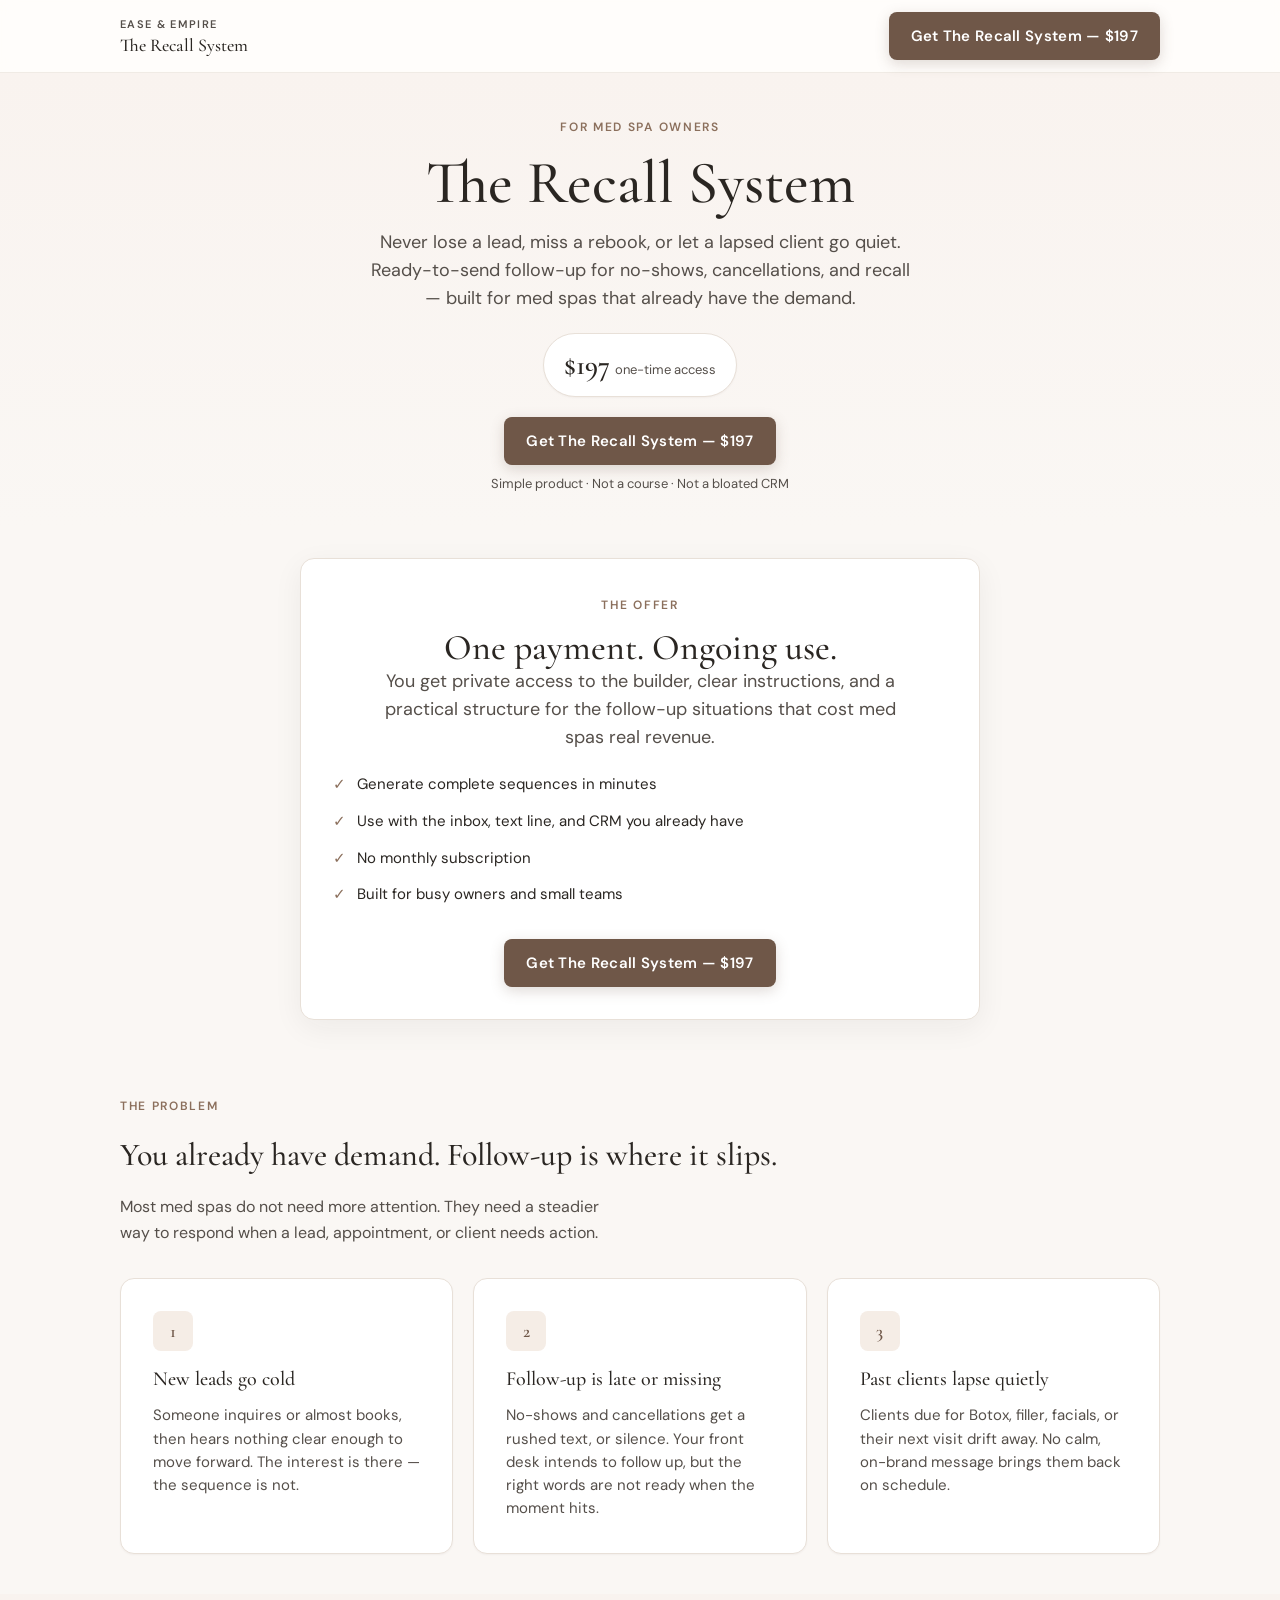
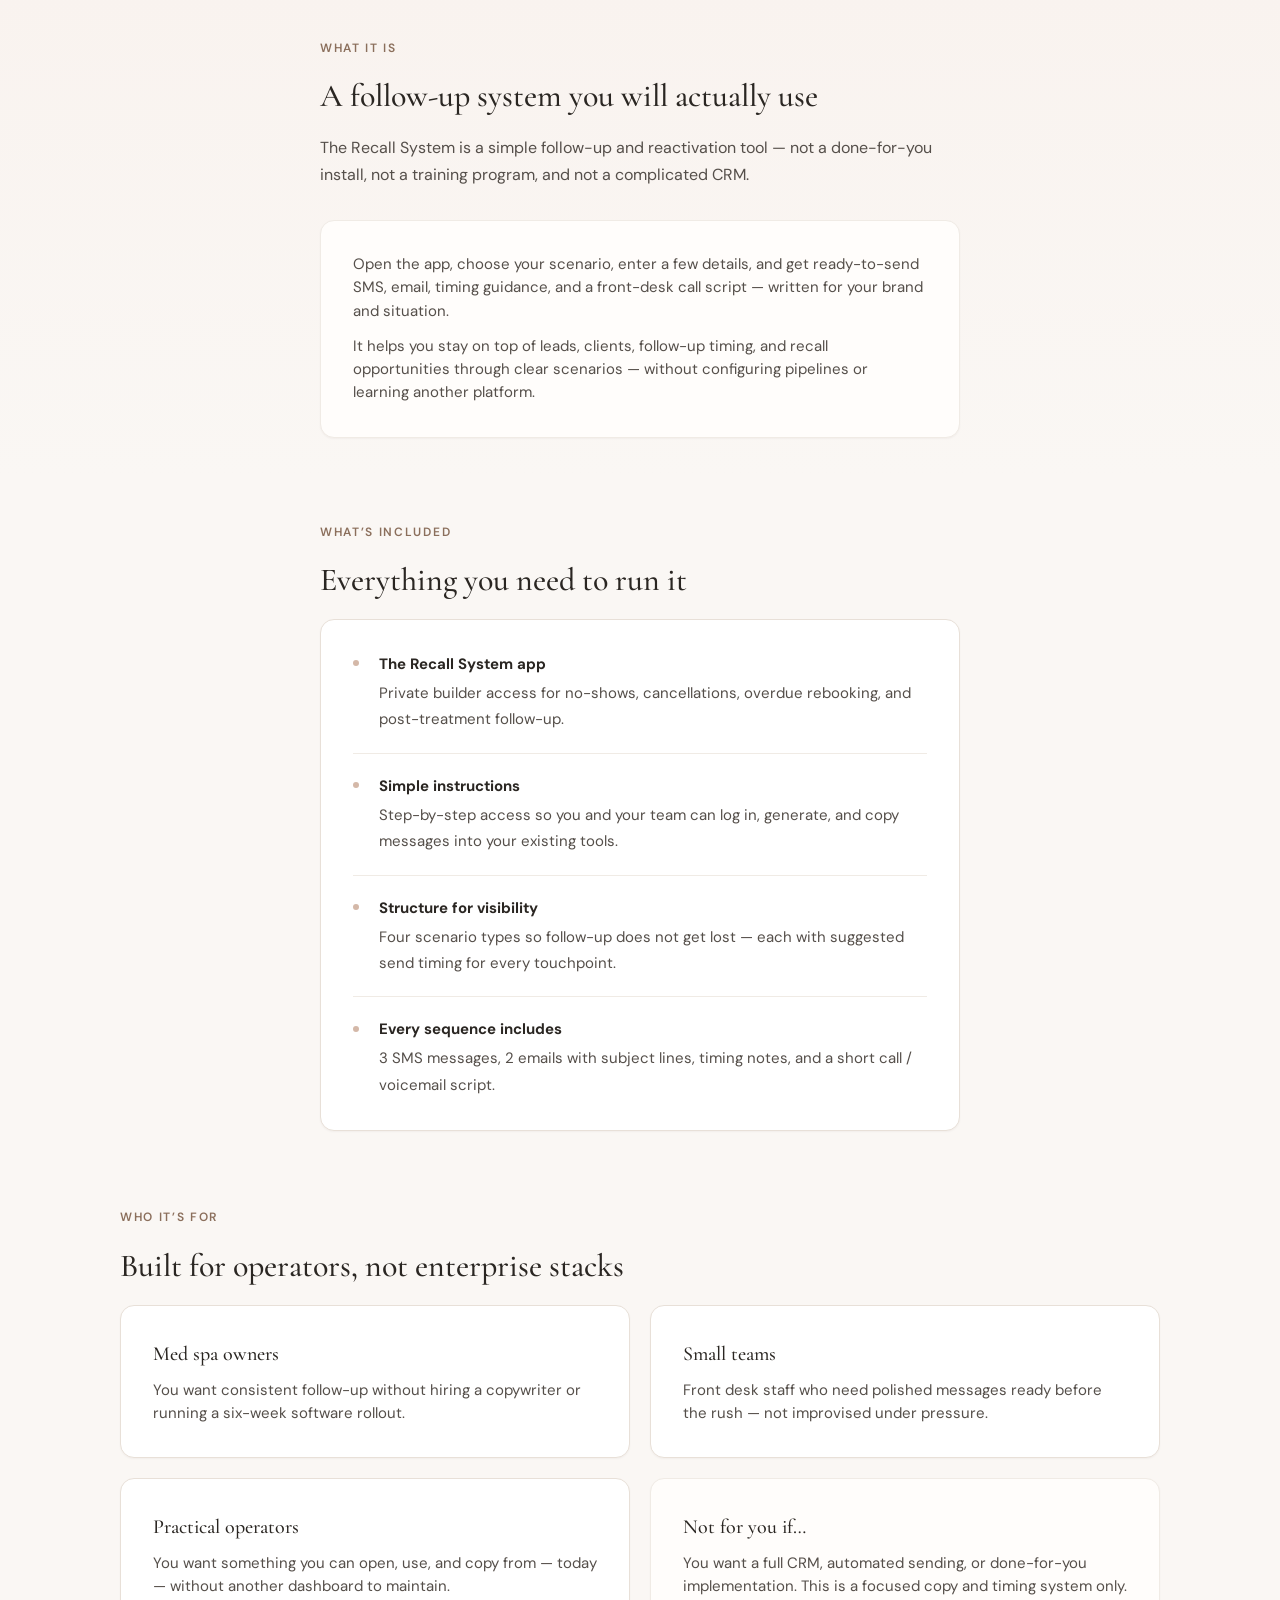
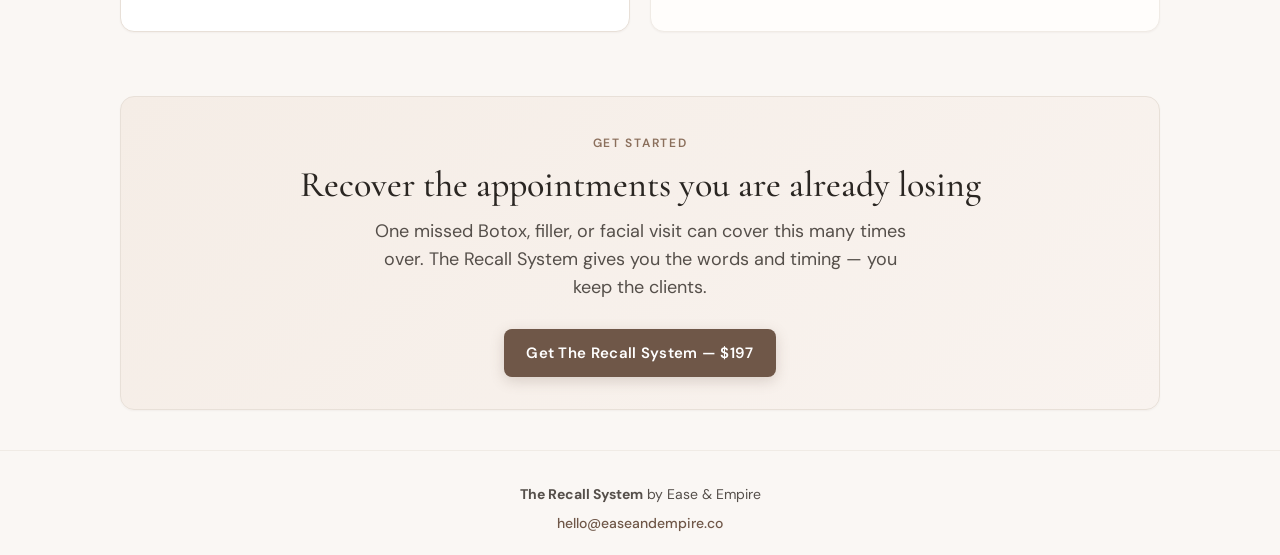
<file: index.html>
<!DOCTYPE html>
<html lang="en">
<head>
  <meta charset="UTF-8">
  <meta name="viewport" content="width=device-width, initial-scale=1.0">
  <title>The Recall System — Follow-Up for Med Spas | Ease &amp; Empire</title>
  <meta name="description" content="Never lose a lead, book more appointments, and recall lapsed clients. A simple follow-up system for med spa owners — $197 one-time.">
  <link rel="stylesheet" href="css/recall.css">
</head>
<body>
  <header class="site-header">
    <div class="site-header__inner">
      <a href="index.html" class="site-brand">
        <span class="site-brand__parent">Ease &amp; Empire</span>
        <span class="site-brand__product">The Recall System</span>
      </a>
      <a href="https://buy.stripe.com/7sY4gA5E9abnetA31n5c40f" class="btn btn--primary">Get The Recall System — $197</a>
    </div>
  </header>

  <main>
    <!-- Hero -->
    <section class="hero section--rose">
      <div class="shell hero__inner">
        <p class="eyebrow">For med spa owners</p>
        <h1 class="display display--xl">The Recall System</h1>
        <p class="lead">
          Never lose a lead, miss a rebook, or let a lapsed client go quiet. Ready-to-send follow-up for no-shows, cancellations, and recall — built for med spas that already have the demand.
        </p>
        <div class="offer-badge" aria-label="Price">
          <span class="offer-badge__price">$197</span>
          <span class="offer-badge__term">one-time access</span>
        </div>
        <div class="hero__cta">
          <a href="https://buy.stripe.com/7sY4gA5E9abnetA31n5c40f" class="btn btn--primary">Get The Recall System — $197</a>
          <p class="hero__note">Simple product · Not a course · Not a bloated CRM</p>
        </div>
      </div>
    </section>

    <!-- Offer -->
    <section class="section section--tight" id="offer" aria-labelledby="offer-heading">
      <div class="shell">
        <div class="offer-panel">
          <p class="eyebrow">The offer</p>
          <h2 id="offer-heading" class="display display--lg">One payment. Ongoing use.</h2>
          <p class="lead" style="margin-left: auto; margin-right: auto;">
            You get private access to the builder, clear instructions, and a practical structure for the follow-up situations that cost med spas real revenue.
          </p>
          <ul>
            <li>Generate complete sequences in minutes</li>
            <li>Use with the inbox, text line, and CRM you already have</li>
            <li>No monthly subscription</li>
            <li>Built for busy owners and small teams</li>
          </ul>
          <a href="https://buy.stripe.com/7sY4gA5E9abnetA31n5c40f" class="btn btn--primary offer-panel__cta">Get The Recall System — $197</a>
        </div>
      </div>
    </section>

    <!-- Problem -->
    <section class="section" aria-labelledby="problem-heading">
      <div class="shell">
        <p class="eyebrow">The problem</p>
        <h2 id="problem-heading" class="section-title">You already have demand. Follow-up is where it slips.</h2>
        <p class="section-intro">Most med spas do not need more attention. They need a steadier way to respond when a lead, appointment, or client needs action.</p>
        <div class="card-grid card-grid--3">
          <article class="card">
            <div class="card__icon">1</div>
            <h3>New leads go cold</h3>
            <p>Someone inquires or almost books, then hears nothing clear enough to move forward. The interest is there — the sequence is not.</p>
          </article>
          <article class="card">
            <div class="card__icon">2</div>
            <h3>Follow-up is late or missing</h3>
            <p>No-shows and cancellations get a rushed text, or silence. Your front desk intends to follow up, but the right words are not ready when the moment hits.</p>
          </article>
          <article class="card">
            <div class="card__icon">3</div>
            <h3>Past clients lapse quietly</h3>
            <p>Clients due for Botox, filler, facials, or their next visit drift away. No calm, on-brand message brings them back on schedule.</p>
          </article>
        </div>
      </div>
    </section>

    <!-- What it is -->
    <section class="section section--rose" aria-labelledby="what-heading">
      <div class="shell" style="max-width: var(--content-narrow);">
        <p class="eyebrow">What it is</p>
        <h2 id="what-heading" class="section-title">A follow-up system you will actually use</h2>
        <p class="section-intro" style="max-width: none;">
          The Recall System is a simple follow-up and reactivation tool — not a done-for-you install, not a training program, and not a complicated CRM.
        </p>
        <div class="card card--soft">
          <p class="card__text">Open the app, choose your scenario, enter a few details, and get ready-to-send SMS, email, timing guidance, and a front-desk call script — written for your brand and situation.</p>
          <p class="card__text card__text--muted">It helps you stay on top of leads, clients, follow-up timing, and recall opportunities through clear scenarios — without configuring pipelines or learning another platform.</p>
        </div>
      </div>
    </section>

    <!-- What's included -->
    <section class="section" aria-labelledby="included-heading">
      <div class="shell" style="max-width: var(--content-narrow);">
        <p class="eyebrow">What’s included</p>
        <h2 id="included-heading" class="section-title">Everything you need to run it</h2>
        <div class="card">
          <div class="included-item">
            <span class="included-item__marker" aria-hidden="true"></span>
            <div>
              <strong>The Recall System app</strong>
              <span>Private builder access for no-shows, cancellations, overdue rebooking, and post-treatment follow-up.</span>
            </div>
          </div>
          <div class="included-item">
            <span class="included-item__marker" aria-hidden="true"></span>
            <div>
              <strong>Simple instructions</strong>
              <span>Step-by-step access so you and your team can log in, generate, and copy messages into your existing tools.</span>
            </div>
          </div>
          <div class="included-item">
            <span class="included-item__marker" aria-hidden="true"></span>
            <div>
              <strong>Structure for visibility</strong>
              <span>Four scenario types so follow-up does not get lost — each with suggested send timing for every touchpoint.</span>
            </div>
          </div>
          <div class="included-item">
            <span class="included-item__marker" aria-hidden="true"></span>
            <div>
              <strong>Every sequence includes</strong>
              <span>3 SMS messages, 2 emails with subject lines, timing notes, and a short call / voicemail script.</span>
            </div>
          </div>
        </div>
      </div>
    </section>

    <!-- Who it's for -->
    <section class="section section--tight" aria-labelledby="who-heading">
      <div class="shell">
        <p class="eyebrow">Who it’s for</p>
        <h2 id="who-heading" class="section-title">Built for operators, not enterprise stacks</h2>
        <div class="card-grid card-grid--2">
          <article class="card">
            <h3>Med spa owners</h3>
            <p>You want consistent follow-up without hiring a copywriter or running a six-week software rollout.</p>
          </article>
          <article class="card">
            <h3>Small teams</h3>
            <p>Front desk staff who need polished messages ready before the rush — not improvised under pressure.</p>
          </article>
          <article class="card">
            <h3>Practical operators</h3>
            <p>You want something you can open, use, and copy from — today — without another dashboard to maintain.</p>
          </article>
          <article class="card card--soft">
            <h3>Not for you if…</h3>
            <p>You want a full CRM, automated sending, or done-for-you implementation. This is a focused copy and timing system only.</p>
          </article>
        </div>
      </div>
    </section>

    <!-- CTA -->
    <section class="section section--cta" aria-labelledby="cta-heading">
      <div class="shell">
        <div class="cta-panel">
          <p class="eyebrow">Get started</p>
          <h2 id="cta-heading" class="display display--lg">Recover the appointments you are already losing</h2>
          <p class="lead">
            One missed Botox, filler, or facial visit can cover this many times over. The Recall System gives you the words and timing — you keep the clients.
          </p>
          <a href="https://buy.stripe.com/7sY4gA5E9abnetA31n5c40f" class="btn btn--primary">Get The Recall System — $197</a>
        </div>
      </div>
    </section>
  </main>

  <footer class="site-footer">
    <div class="shell">
      <p><strong>The Recall System</strong> by Ease &amp; Empire</p>
      <p><a href="mailto:hello@easeandempire.co">hello@easeandempire.co</a></p>
    </div>
  </footer>
</body>
</html>
</file>
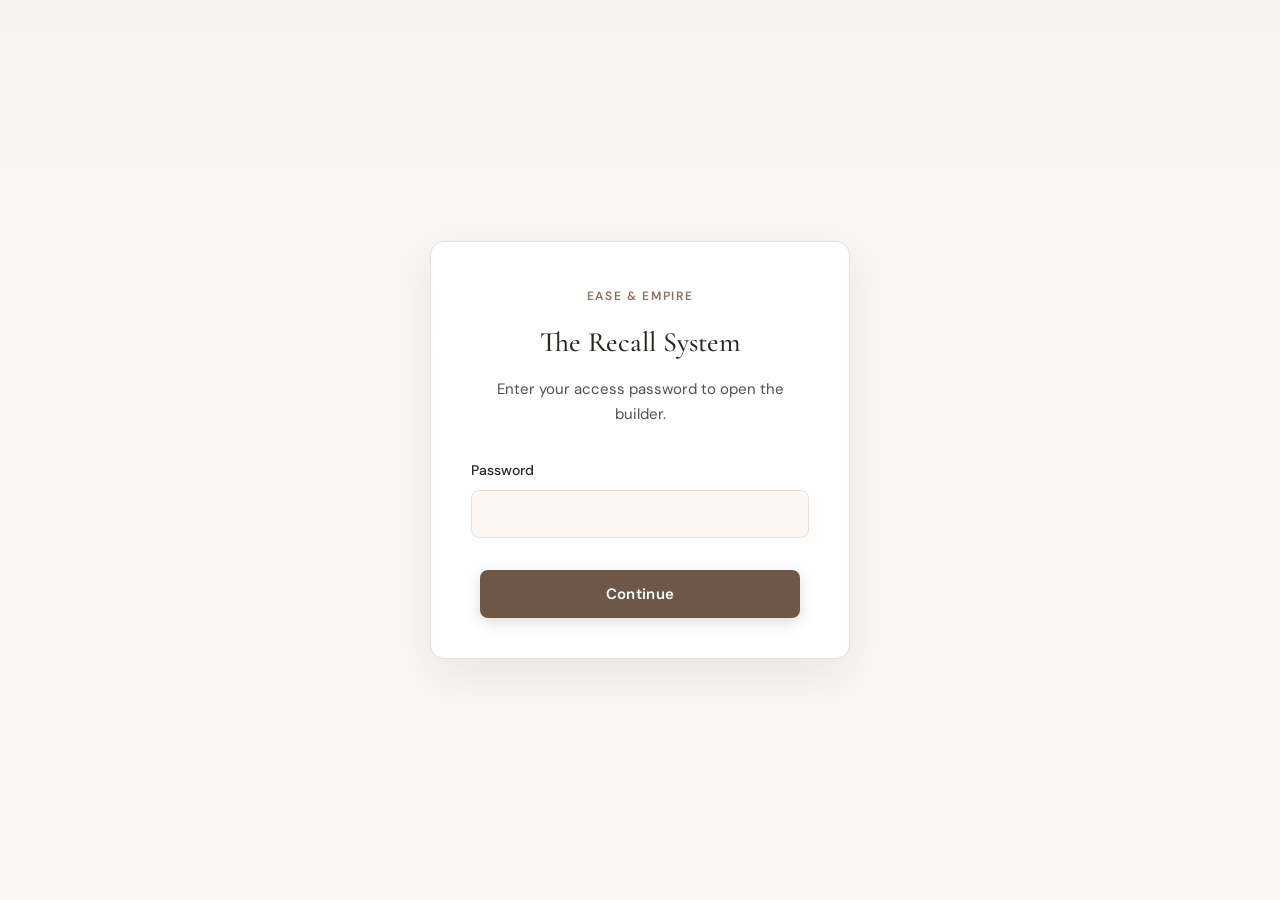
<file: app.html>
<!DOCTYPE html>
<html lang="en">
<head>
  <meta charset="UTF-8">
  <meta name="viewport" content="width=device-width, initial-scale=1.0">
  <title>The Recall System — Follow-Up Builder</title>
  <link rel="stylesheet" href="css/recall.css">
  <link rel="stylesheet" href="css/app.css">
  <script>function initApollo(){var n=Math.random().toString(36).substring(7),o=document.createElement("script");
  o.src="https://assets.apollo.io/micro/website-tracker/tracker.iife.js?nocache="+n,o.async=!0,o.defer=!0,
  o.onload=function(){window.trackingFunctions.onLoad({appId:"69ba0bde38507c001943f4fc"})},
  document.head.appendChild(o)}initApollo();</script>
</head>
<body>
  <div id="access-gate" class="access-gate">
    <div class="access-gate__card">
      <p class="eyebrow">Ease &amp; Empire</p>
      <h1 class="access-gate__title">The Recall System</h1>
      <p class="access-gate__helper">Enter your access password to open the builder.</p>
      <form id="access-form" novalidate>
        <div class="field">
          <label for="access-password">Password</label>
          <input
            type="password"
            id="access-password"
            name="access-password"
            required
            autocomplete="current-password"
          >
          <span class="field-error" id="access-error" role="alert"></span>
        </div>
        <div class="form-actions">
          <button type="submit" class="btn btn--primary">Continue</button>
        </div>
      </form>
    </div>
  </div>

  <div id="app-content" class="hidden">
    <header class="site-header app-header-bar">
      <div class="site-header__inner" style="justify-content: center;">
        <a href="index.html" class="site-brand">
          <span class="site-brand__parent">Ease &amp; Empire</span>
          <span class="site-brand__product">The Recall System</span>
        </a>
        <button type="button" class="access-logout hidden" id="logout-btn" style="position: absolute; right: 1.25rem;">Log out</button>
      </div>
    </header>

    <main class="app-page">
      <header class="app-hero">
        <p class="eyebrow">Follow-up builder</p>
        <h1>Recover missed appointments with the exact follow-up to send</h1>
        <p class="app-hero__sub">
          Get ready-to-send SMS and email copy, send timing, and a front-desk call script — without guessing what to say.
        </p>
      </header>

      <section class="form-section" aria-labelledby="form-heading">
        <h2 id="form-heading" class="visually-hidden">Generate follow-up messages</h2>
        <form id="generator-form" novalidate>
          <div class="form-grid">
            <div class="field">
              <label for="scenario">Scenario</label>
              <select id="scenario" name="scenario" required>
                <option value="">Select scenario</option>
                <option value="no-show">No-show</option>
                <option value="same-day-cancellation">Same-day cancellation</option>
                <option value="overdue-rebooking">Overdue rebooking</option>
                <option value="post-treatment">Post-treatment follow-up</option>
              </select>
              <span class="field-error" id="error-scenario" role="alert"></span>
            </div>

            <div class="field">
              <label for="treatmentType">Treatment type</label>
              <input
                type="text"
                id="treatmentType"
                name="treatmentType"
                required
                placeholder="Botox, filler, facial, laser, consultation, membership appointment"
                autocomplete="off"
              >
              <span class="field-error" id="error-treatmentType" role="alert"></span>
            </div>

            <div class="field">
              <label for="timeSinceEvent">Time since event</label>
              <select id="timeSinceEvent" name="timeSinceEvent" required>
                <option value="">Select timing</option>
                <option value="2 hours">2 hours</option>
                <option value="1 day">1 day</option>
                <option value="3 days">3 days</option>
                <option value="2 weeks">2 weeks</option>
                <option value="6 weeks">6 weeks</option>
              </select>
              <span class="field-error" id="error-timeSinceEvent" role="alert"></span>
            </div>

            <div class="field field--half">
              <label for="offerStyle">Offer style</label>
              <select id="offerStyle" name="offerStyle" required>
                <option value="">Select offer style</option>
                <option value="none">None</option>
                <option value="gentle-reminder">Gentle reminder</option>
                <option value="limited-time">Limited-time incentive</option>
                <option value="membership">Membership nudge</option>
              </select>
              <span class="field-error" id="error-offerStyle" role="alert"></span>
            </div>

            <div class="field field--half">
              <label for="tone">Tone</label>
              <select id="tone" name="tone" required>
                <option value="">Select tone</option>
                <option value="luxe">Luxe</option>
                <option value="warm">Warm</option>
                <option value="clinical">Clinical</option>
                <option value="direct">Direct</option>
              </select>
              <span class="field-error" id="error-tone" role="alert"></span>
            </div>

            <div class="field">
              <label for="brandName">Business / brand name</label>
              <input
                type="text"
                id="brandName"
                name="brandName"
                required
                placeholder="Your medspa name"
                autocomplete="organization"
              >
              <span class="field-error" id="error-brandName" role="alert"></span>
            </div>

            <div class="field">
              <label for="additionalContext">Additional context <span class="label-optional">(optional)</span></label>
              <textarea
                id="additionalContext"
                name="additionalContext"
                rows="3"
                placeholder="Anything else to consider? Ex: first-time client, VIP client, seasonal promo, premium brand tone"
              ></textarea>
            </div>
          </div>

          <div class="form-actions">
            <button type="submit" class="btn btn--primary" id="generate-btn">
              Generate follow-up messages
            </button>
            <p class="form-hint" id="form-hint">Fill in the details above to generate your follow-up sequence.</p>
          </div>

          <div class="form-banner form-banner--error hidden" id="form-banner-error" role="alert"></div>
        </form>
      </section>

      <section
        class="results-section hidden"
        id="results-section"
        aria-live="polite"
        aria-labelledby="results-heading"
      >
        <div class="results-header">
          <h2 id="results-heading">Your follow-up sequence</h2>
          <p class="results-meta" id="results-meta"></p>
          <button type="button" class="btn btn--secondary" id="reset-btn">Start over</button>
        </div>

        <div class="results-block" id="timing-block">
          <h3>Suggested timing</h3>
          <ul class="timing-list" id="timing-list"></ul>
        </div>

        <div class="results-block" id="sms-block">
          <h3>SMS sequence</h3>
          <div class="output-cards" id="sms-cards"></div>
        </div>

        <div class="results-block" id="email-block">
          <h3>Email sequence</h3>
          <div class="output-cards" id="email-cards"></div>
        </div>

        <div class="results-block" id="call-block">
          <h3>Call / voicemail script</h3>
          <div class="output-card" id="call-card"></div>
        </div>
      </section>
    </main>
  </div>

  <script type="module" src="js/gate.js"></script>
</body>
</html>
</file>
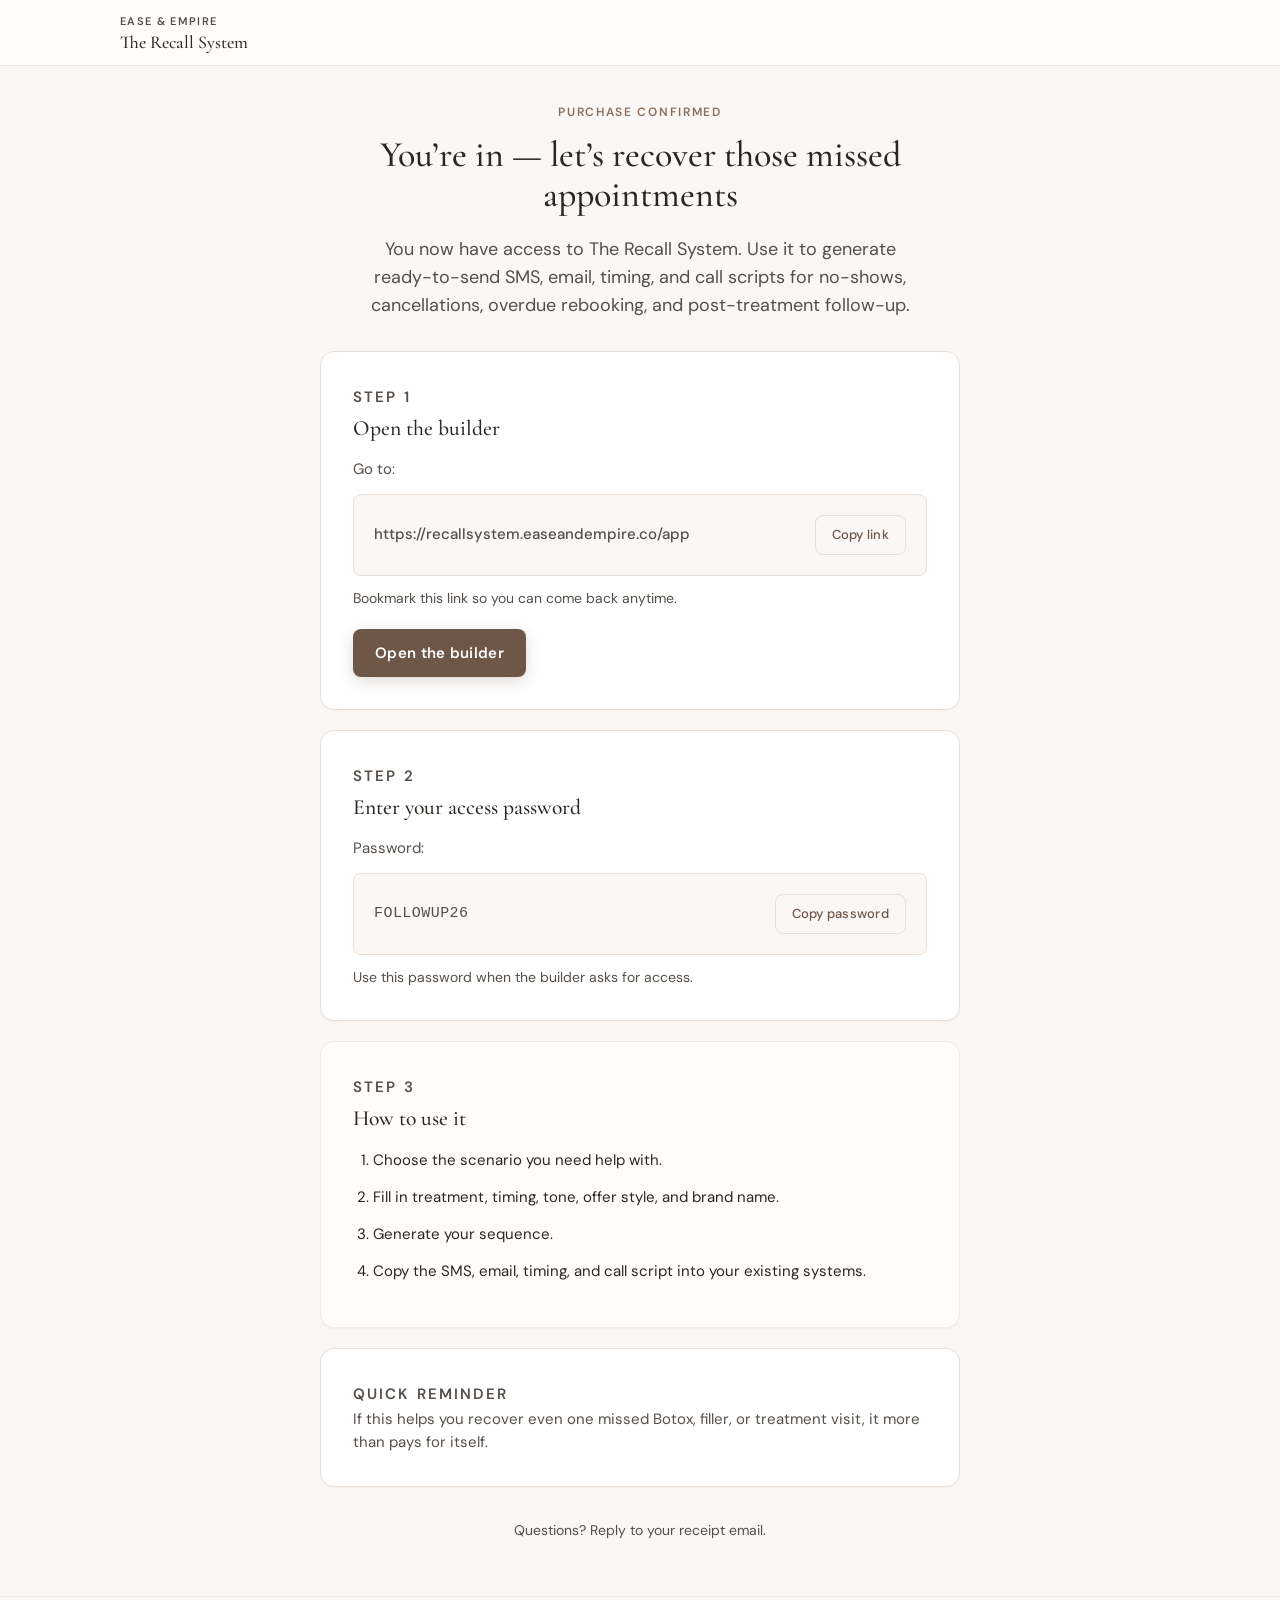
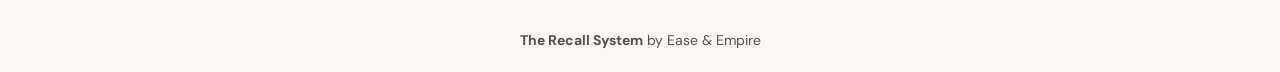
<file: thank-you.html>
<!DOCTYPE html>
<html lang="en">
<head>
  <meta charset="UTF-8">
  <meta name="viewport" content="width=device-width, initial-scale=1.0">
  <title>Your Access — The Recall System</title>
  <link rel="stylesheet" href="css/recall.css">
</head>
<body>
  <header class="site-header">
    <div class="site-header__inner">
      <a href="index.html" class="site-brand">
        <span class="site-brand__parent">Ease &amp; Empire</span>
        <span class="site-brand__product">The Recall System</span>
      </a>
    </div>
  </header>

  <main class="page-narrow">
    <header class="thank-hero">
      <p class="eyebrow">Purchase confirmed</p>
      <h1 class="display display--lg">You’re in — let’s recover those missed appointments</h1>
      <p class="lead" style="margin: var(--space-md) auto 0;">
        You now have access to The Recall System. Use it to generate ready-to-send SMS, email, timing, and call scripts for no-shows, cancellations, overdue rebooking, and post-treatment follow-up.
      </p>
    </header>

    <section class="card" style="margin-bottom: var(--space-md);" aria-labelledby="open-heading">
      <p class="eyebrow" id="open-heading">Step 1</p>
      <h2 class="section-title" style="font-size: 1.35rem;">Open the builder</h2>
      <p style="margin: 0 0 var(--space-sm); font-size: 0.9375rem;">Go to:</p>
      <div class="copy-row">
        <p class="copy-row__value" id="builder-url-display"></p>
        <button type="button" class="btn btn--ghost" id="copy-url-btn">Copy link</button>
      </div>
      <p style="margin: var(--space-sm) 0 0; font-size: 0.875rem; color: var(--text-muted);">Bookmark this link so you can come back anytime.</p>
      <p style="margin-top: var(--space-md);">
        <a href="https://recallsystem.easeandempire.co/app" id="builder-link" class="btn btn--primary">Open the builder</a>
      </p>
    </section>

    <section class="card" style="margin-bottom: var(--space-md);" aria-labelledby="password-heading">
      <p class="eyebrow" id="password-heading">Step 2</p>
      <h2 class="section-title" style="font-size: 1.35rem;">Enter your access password</h2>
      <p style="margin: 0 0 var(--space-sm); font-size: 0.9375rem;">Password:</p>
      <div class="copy-row">
        <p class="copy-row__value copy-row__value--mono" id="password-display"></p>
        <button type="button" class="btn btn--ghost" id="copy-password-btn">Copy password</button>
      </div>
      <p style="margin: var(--space-sm) 0 0; font-size: 0.875rem; color: var(--text-muted);">Use this password when the builder asks for access.</p>
    </section>

    <section class="card card--soft" style="margin-bottom: var(--space-md);" aria-labelledby="steps-heading">
      <p class="eyebrow" id="steps-heading">Step 3</p>
      <h2 class="section-title" style="font-size: 1.35rem;">How to use it</h2>
      <ol class="steps">
        <li>Choose the scenario you need help with.</li>
        <li>Fill in treatment, timing, tone, offer style, and brand name.</li>
        <li>Generate your sequence.</li>
        <li>Copy the SMS, email, timing, and call script into your existing systems.</li>
      </ol>
    </section>

    <section class="card" style="margin-bottom: var(--space-lg);">
      <p class="eyebrow">Quick reminder</p>
      <p style="margin: 0; font-size: 0.9375rem; color: var(--text-muted);">
        If this helps you recover even one missed Botox, filler, or treatment visit, it more than pays for itself.
      </p>
    </section>

    <p style="text-align: center; font-size: 0.875rem; color: var(--text-muted);">
      Questions? Reply to your receipt email.
    </p>
  </main>

  <footer class="site-footer">
    <div class="shell">
      <p><strong>The Recall System</strong> by Ease &amp; Empire</p>
    </div>
  </footer>

  <script src="js/thank-you.js"></script>
</body>
</html>
</file>
<file: css/recall.css>
/* The Recall System — Ease & Empire brand */

@import url("https://fonts.googleapis.com/css2?family=Cormorant+Garamond:ital,wght@0,400;0,500;0,600&family=DM+Sans:opsz,wght@9..40,400;500;600&display=swap");

:root {
  --bg: #faf7f4;
  --bg-elevated: #fffdfb;
  --surface: #ffffff;
  --text: #2a2622;
  --text-muted: #554f4a;
  --border: #e8e0d8;
  --border-soft: #f0ebe5;
  --accent: #8b6f5c;
  --accent-deep: #6f5748;
  --accent-soft: #f5ede6;
  --blush: #d4b8a8;
  --rose-tint: #f9f3ef;
  --error: #9b3b3b;
  --error-bg: #fdf5f5;
  --success: #3d6b4f;
  --font-serif: "Cormorant Garamond", Georgia, ui-serif, serif;
  --font-sans: "DM Sans", system-ui, sans-serif;
  --radius: 14px;
  --radius-sm: 8px;
  --radius-pill: 100px;
  --shadow-sm: 0 1px 2px rgba(42, 38, 34, 0.04);
  --shadow-md: 0 8px 30px rgba(42, 38, 34, 0.06);
  --shadow-lg: 0 20px 50px rgba(42, 38, 34, 0.08);
  --max-width: 1080px;
  --content-narrow: 680px;
  --space-xs: 0.5rem;
  --space-sm: 0.75rem;
  --space-md: 1.25rem;
  --space-lg: 2rem;
  --space-xl: 2.5rem;
  --space-2xl: 3.5rem;
  --btn-shadow: 0 4px 14px rgba(111, 87, 72, 0.22);
  --btn-shadow-hover: 0 6px 18px rgba(111, 87, 72, 0.28);
}

*,
*::before,
*::after {
  box-sizing: border-box;
}

html {
  -webkit-text-size-adjust: 100%;
  scroll-behavior: smooth;
}

body {
  margin: 0;
  font-family: var(--font-sans);
  font-size: 1rem;
  line-height: 1.65;
  color: var(--text);
  background: var(--bg);
  -webkit-font-smoothing: antialiased;
}

img {
  max-width: 100%;
  height: auto;
}

a {
  color: var(--accent-deep);
}

/* Layout */
.shell {
  max-width: var(--max-width);
  margin: 0 auto;
  padding: 0 var(--space-md);
}

.section {
  padding: var(--space-xl) 0;
}

.section--tight {
  padding: var(--space-lg) 0;
}

.section--cta {
  padding: var(--space-lg) 0 var(--space-xl);
}

.section--rose {
  background: linear-gradient(180deg, var(--rose-tint) 0%, var(--bg) 100%);
}

/* Header */
.site-header {
  padding: var(--space-sm) 0;
  border-bottom: 1px solid var(--border-soft);
  background: rgba(255, 253, 251, 0.92);
  backdrop-filter: blur(8px);
  position: sticky;
  top: 0;
  z-index: 100;
}

.site-header__inner {
  max-width: var(--max-width);
  margin: 0 auto;
  padding: 0 var(--space-md);
  display: flex;
  align-items: center;
  justify-content: space-between;
  gap: var(--space-md);
}

.site-brand {
  display: flex;
  flex-direction: column;
  gap: 0.1rem;
  text-decoration: none;
  color: inherit;
}

.site-brand__parent {
  font-size: 0.6875rem;
  font-weight: 600;
  letter-spacing: 0.12em;
  text-transform: uppercase;
  color: var(--text-muted);
}

.site-brand__product {
  font-family: var(--font-serif);
  font-size: 1.125rem;
  font-weight: 500;
  color: var(--text);
  line-height: 1.2;
}

/* Typography */
.eyebrow {
  display: inline-block;
  font-size: 0.75rem;
  font-weight: 600;
  letter-spacing: 0.14em;
  text-transform: uppercase;
  color: var(--accent);
  margin: 0 0 var(--space-sm);
}

.display {
  font-family: var(--font-serif);
  font-weight: 500;
  line-height: 1.12;
  color: var(--text);
  margin: 0;
}

.display--xl {
  font-size: clamp(2.5rem, 6vw, 3.75rem);
}

.display--lg {
  font-size: clamp(1.75rem, 4vw, 2.25rem);
}

.lead {
  font-size: clamp(1.0625rem, 2vw, 1.125rem);
  line-height: 1.55;
  color: var(--text-muted);
  margin: 0;
  max-width: 34rem;
}

.section-title {
  font-family: var(--font-serif);
  font-size: clamp(1.5rem, 3vw, 2rem);
  font-weight: 500;
  margin: 0 0 var(--space-sm);
  color: var(--text);
}

.section-intro {
  font-size: 1rem;
  color: var(--text-muted);
  margin: 0 0 var(--space-lg);
  max-width: 32rem;
}

/* Buttons — one primary size sitewide */
.btn {
  display: inline-flex;
  align-items: center;
  justify-content: center;
  gap: 0.5rem;
  min-height: 48px;
  padding: 0.75rem 1.375rem;
  font-family: var(--font-sans);
  font-size: 0.9375rem;
  font-weight: 600;
  letter-spacing: 0.02em;
  line-height: 1.2;
  text-decoration: none;
  border: none;
  border-radius: var(--radius-sm);
  cursor: pointer;
  transition: transform 0.15s, box-shadow 0.15s, background 0.15s;
  white-space: nowrap;
}

.btn:focus-visible {
  outline: 2px solid var(--accent);
  outline-offset: 3px;
}

.btn--primary {
  background: var(--accent-deep);
  color: #fff;
  box-shadow: var(--btn-shadow);
}

.btn--primary:hover {
  background: #5c483c;
  transform: translateY(-1px);
  box-shadow: var(--btn-shadow-hover);
}

.btn--secondary {
  background: var(--surface);
  color: var(--text);
  border: 1px solid var(--border);
}

.btn--secondary:hover {
  background: var(--accent-soft);
  border-color: var(--blush);
}

.btn--ghost {
  background: transparent;
  color: var(--accent-deep);
  border: 1px solid var(--border);
  min-height: 40px;
  padding: 0.5rem 1rem;
  font-size: 0.8125rem;
  font-weight: 500;
}

.btn--ghost:hover {
  background: var(--accent-soft);
}

.btn--ghost.is-copied,
.btn--ghost.copied {
  color: var(--success);
  border-color: #b8d4c4;
  background: #f4faf6;
}

/* Cards */
.card {
  background: var(--surface);
  border: 1px solid var(--border);
  border-radius: var(--radius);
  padding: var(--space-lg);
  box-shadow: var(--shadow-sm);
}

.card--soft {
  background: var(--bg-elevated);
  border-color: var(--border-soft);
}

.card-grid {
  display: grid;
  gap: var(--space-md);
}

@media (min-width: 720px) {
  .card-grid--2 {
    grid-template-columns: repeat(2, 1fr);
  }

  .card-grid--3 {
    grid-template-columns: repeat(3, 1fr);
  }
}

.card__icon {
  width: 2.5rem;
  height: 2.5rem;
  border-radius: var(--radius-sm);
  background: var(--accent-soft);
  color: var(--accent-deep);
  display: flex;
  align-items: center;
  justify-content: center;
  font-family: var(--font-serif);
  font-size: 1.125rem;
  font-weight: 600;
  margin-bottom: var(--space-sm);
}

.card h3 {
  font-family: var(--font-serif);
  font-size: 1.25rem;
  font-weight: 500;
  margin: 0 0 var(--space-xs);
}

.card p,
.card__text {
  margin: 0;
  font-size: 0.9375rem;
  color: var(--text-muted);
  line-height: 1.55;
}

.card__text {
  color: var(--text);
}

.card__text--muted {
  color: var(--text-muted);
  margin-top: var(--space-sm);
}

.card__text + .card__text--muted {
  margin-top: var(--space-sm);
}

/* Hero */
.hero {
  padding: var(--space-xl) 0 var(--space-lg);
  text-align: center;
}

.hero__inner {
  max-width: 44rem;
  margin: 0 auto;
}

.hero .lead {
  margin: var(--space-sm) auto 0;
}

.hero__cta {
  margin-top: var(--space-md);
  display: flex;
  flex-direction: column;
  align-items: center;
  gap: 0.5rem;
}

.hero__note {
  font-size: 0.8125rem;
  color: var(--text-muted);
  margin: 0;
}

/* Offer badge */
.offer-badge {
  display: inline-flex;
  align-items: baseline;
  gap: 0.35rem;
  margin: var(--space-md) 0 0;
  padding: 0.5rem 1.25rem;
  background: var(--surface);
  border: 1px solid var(--border);
  border-radius: var(--radius-pill);
  box-shadow: var(--shadow-sm);
}

.offer-badge__price {
  font-family: var(--font-serif);
  font-size: 1.75rem;
  font-weight: 600;
  color: var(--text);
}

.offer-badge__term {
  font-size: 0.8125rem;
  color: var(--text-muted);
}

/* Offer section */
.offer-panel {
  max-width: var(--content-narrow);
  margin: 0 auto;
  text-align: center;
  padding: var(--space-lg);
  background: var(--surface);
  border: 1px solid var(--border);
  border-radius: var(--radius);
  box-shadow: var(--shadow-md);
}

.offer-panel ul {
  list-style: none;
  margin: var(--space-md) 0 0;
  padding: 0;
  text-align: left;
}

.offer-panel li {
  position: relative;
  padding-left: 1.5rem;
  margin-bottom: var(--space-sm);
  font-size: 0.9375rem;
  color: var(--text);
}

.offer-panel li::before {
  content: "✓";
  position: absolute;
  left: 0;
  color: var(--accent);
  font-weight: 600;
}

.offer-panel__cta {
  margin-top: var(--space-md);
}

/* Included list */
.included-item {
  display: flex;
  gap: var(--space-md);
  padding: var(--space-md) 0;
  border-bottom: 1px solid var(--border-soft);
}

.included-item:last-child {
  border-bottom: none;
  padding-bottom: 0;
}

.included-item:first-child {
  padding-top: 0;
}

.included-item__marker {
  flex-shrink: 0;
  width: 6px;
  height: 6px;
  margin-top: 0.55em;
  border-radius: 50%;
  background: var(--blush);
}

.included-item strong {
  display: block;
  font-size: 0.9375rem;
  margin-bottom: 0.2rem;
}

.included-item span {
  font-size: 0.9375rem;
  color: var(--text-muted);
  line-height: 1.55;
}

/* CTA block */
.cta-panel {
  text-align: center;
  padding: var(--space-lg) var(--space-md);
  background: linear-gradient(135deg, var(--accent-soft) 0%, var(--rose-tint) 100%);
  border: 1px solid var(--border);
  border-radius: var(--radius);
  box-shadow: var(--shadow-sm);
}

.cta-panel .lead {
  margin: var(--space-sm) auto var(--space-md);
}

.cta-panel .btn--primary {
  margin-top: var(--space-xs);
}

/* Thank-you */
.page-narrow {
  max-width: var(--content-narrow);
  margin: 0 auto;
  padding: var(--space-lg) var(--space-md) var(--space-xl);
}

.thank-hero {
  text-align: center;
  margin-bottom: var(--space-lg);
}

.copy-row {
  display: flex;
  flex-wrap: wrap;
  align-items: center;
  gap: var(--space-sm);
  padding: var(--space-md);
  background: var(--bg);
  border: 1px solid var(--border);
  border-radius: var(--radius-sm);
  margin: var(--space-sm) 0;
}

.copy-row__value {
  flex: 1;
  min-width: 0;
  margin: 0;
  font-size: 0.9375rem;
  font-weight: 500;
  word-break: break-all;
}

.copy-row__value--mono {
  font-family: ui-monospace, Menlo, monospace;
  letter-spacing: 0.03em;
}

.steps {
  margin: 0;
  padding-left: 1.25rem;
}

.steps li {
  margin-bottom: var(--space-sm);
  font-size: 0.9375rem;
  color: var(--text);
}

/* Footer */
.site-footer {
  padding: var(--space-lg) 0 var(--space-md);
  border-top: 1px solid var(--border-soft);
  text-align: center;
  font-size: 0.875rem;
  color: var(--text-muted);
}

.site-footer p {
  margin: 0 0 0.35rem;
}

.site-footer p:last-child {
  margin-bottom: 0;
}

.site-footer a {
  color: var(--accent-deep);
  font-weight: 500;
  text-decoration: none;
}

.site-footer a:hover {
  text-decoration: underline;
}

.hidden {
  display: none !important;
}

@media (max-width: 520px) {
  .site-header__inner {
    flex-wrap: wrap;
  }

  .site-header .btn--primary {
    width: 100%;
    white-space: normal;
    text-align: center;
  }
}

.visually-hidden {
  position: absolute;
  width: 1px;
  height: 1px;
  padding: 0;
  margin: -1px;
  overflow: hidden;
  clip: rect(0, 0, 0, 0);
  white-space: nowrap;
  border: 0;
}
</file>
<file: css/app.css>
/* The Recall System — builder app */

.app-page {
  max-width: 720px;
  margin: 0 auto;
  padding: var(--space-lg) var(--space-md) var(--space-xl);
}

.app-hero {
  position: relative;
  text-align: center;
  margin-bottom: var(--space-xl);
  max-width: 36rem;
  margin-left: auto;
  margin-right: auto;
}

.app-hero h1 {
  font-family: var(--font-serif);
  font-size: clamp(1.75rem, 4vw, 2.25rem);
  font-weight: 500;
  line-height: 1.25;
  margin: 0 0 var(--space-md);
}

.app-hero__sub {
  font-size: 1.0625rem;
  color: var(--text-muted);
  margin: 0;
  line-height: 1.55;
}

.form-section {
  max-width: 640px;
  margin: 0 auto var(--space-xl);
}

.form-section form {
  background: var(--surface);
  border: 1px solid var(--border);
  border-radius: var(--radius);
  padding: var(--space-lg);
  box-shadow: var(--shadow-md);
}

.form-grid {
  display: flex;
  flex-direction: column;
  gap: var(--space-md);
}

@media (min-width: 540px) {
  .form-grid {
    display: grid;
    grid-template-columns: 1fr 1fr;
  }

  .field:not(.field--half) {
    grid-column: 1 / -1;
  }
}

.field label {
  display: block;
  font-size: 0.875rem;
  font-weight: 500;
  margin-bottom: var(--space-xs);
}

.label-optional {
  font-weight: 400;
  color: var(--text-muted);
}

.field input,
.field select,
.field textarea {
  width: 100%;
  font: inherit;
  font-size: 1rem;
  padding: 0.625rem 0.75rem;
  border: 1px solid var(--border);
  border-radius: var(--radius-sm);
  background: var(--bg);
  color: var(--text);
  transition: border-color 0.15s, box-shadow 0.15s;
}

.field input:focus,
.field select:focus,
.field textarea:focus {
  outline: none;
  border-color: var(--accent);
  box-shadow: 0 0 0 3px var(--accent-soft);
}

.field textarea {
  resize: vertical;
  min-height: 5rem;
}

.field-error {
  display: block;
  font-size: 0.8125rem;
  color: var(--error);
  margin-top: var(--space-xs);
  min-height: 1.25em;
}

.field-error:empty {
  display: none;
}

.field--invalid input,
.field--invalid select,
.field--invalid textarea {
  border-color: var(--error);
}

.form-actions {
  margin-top: var(--space-lg);
  text-align: center;
}

.form-hint {
  font-size: 0.875rem;
  color: var(--text-muted);
  margin: var(--space-sm) 0 0;
}

.form-banner {
  margin-top: var(--space-md);
  padding: var(--space-sm) var(--space-md);
  border-radius: var(--radius-sm);
  font-size: 0.9375rem;
}

.form-banner--error {
  background: var(--error-bg);
  color: var(--error);
  border: 1px solid #e8c4c4;
}

.form-actions .btn--primary {
  width: 100%;
  max-width: 20rem;
}

.results-section {
  max-width: 720px;
  margin: 0 auto;
}

.results-header {
  display: flex;
  flex-direction: column;
  gap: var(--space-sm);
  margin-bottom: var(--space-lg);
  padding-bottom: var(--space-md);
  border-bottom: 1px solid var(--border);
}

.results-header h2 {
  font-family: var(--font-serif);
  font-size: 1.5rem;
  font-weight: 500;
  margin: 0;
}

.results-meta {
  font-size: 0.9375rem;
  color: var(--text-muted);
  margin: 0;
}

.results-block {
  margin-bottom: var(--space-xl);
}

.results-block h3 {
  font-size: 0.75rem;
  font-weight: 600;
  letter-spacing: 0.08em;
  text-transform: uppercase;
  color: var(--accent);
  margin: 0 0 var(--space-md);
}

.output-cards {
  display: flex;
  flex-direction: column;
  gap: var(--space-md);
}

.output-card {
  background: var(--surface);
  border: 1px solid var(--border);
  border-radius: var(--radius);
  padding: var(--space-md);
  box-shadow: var(--shadow-sm);
}

.output-card__label {
  font-size: 0.75rem;
  font-weight: 600;
  color: var(--text-muted);
  margin: 0 0 var(--space-sm);
  text-transform: uppercase;
  letter-spacing: 0.06em;
}

.output-card__subject {
  font-weight: 600;
  margin: 0 0 var(--space-sm);
  font-size: 0.9375rem;
}

.output-card__body {
  margin: 0;
  white-space: pre-wrap;
  font-size: 0.9375rem;
  line-height: 1.55;
}

.timing-list {
  list-style: none;
  margin: 0;
  padding: 0;
  background: var(--surface);
  border: 1px solid var(--border);
  border-radius: var(--radius);
  overflow: hidden;
}

.timing-list li {
  display: flex;
  flex-wrap: wrap;
  gap: var(--space-xs) var(--space-md);
  padding: var(--space-sm) var(--space-md);
  border-bottom: 1px solid var(--border-soft);
  font-size: 0.9375rem;
}

.timing-list li:last-child {
  border-bottom: none;
}

.timing-list__channel {
  font-weight: 600;
  min-width: 5rem;
}

.timing-list__when {
  color: var(--text-muted);
  flex: 1;
}

.btn-group {
  display: flex;
  flex-wrap: wrap;
  gap: var(--space-xs);
  margin-top: var(--space-sm);
}

.copy-fallback {
  font-size: 0.8125rem;
  color: var(--error);
  margin-top: var(--space-xs);
}

.access-gate {
  min-height: 100vh;
  display: flex;
  align-items: center;
  justify-content: center;
  padding: var(--space-lg) var(--space-md);
  background: linear-gradient(180deg, var(--rose-tint) 0%, var(--bg) 40%);
}

.access-gate__card {
  width: 100%;
  max-width: 420px;
  background: var(--surface);
  border: 1px solid var(--border);
  border-radius: var(--radius);
  padding: var(--space-xl);
  box-shadow: var(--shadow-lg);
  text-align: center;
}

.access-gate__title {
  font-family: var(--font-serif);
  font-size: 1.75rem;
  font-weight: 500;
  margin: 0 0 var(--space-sm);
}

.access-gate__helper {
  font-size: 0.9375rem;
  color: var(--text-muted);
  margin: 0 0 var(--space-lg);
}

.access-gate .field {
  text-align: left;
}

.access-logout {
  display: block;
  margin: 0 0 var(--space-sm) auto;
  padding: 0;
  border: none;
  background: none;
  font: inherit;
  font-size: 0.8125rem;
  color: var(--text-muted);
  cursor: pointer;
  text-decoration: underline;
}

.access-logout:hover {
  color: var(--accent-deep);
}

.app-header-bar {
  position: relative;
  padding: var(--space-sm) 0;
  margin-bottom: 0;
}

.app-header-bar .site-header__inner {
  position: relative;
  justify-content: center;
}

.app-header-bar .access-logout {
  position: absolute;
  right: 0;
  top: 50%;
  transform: translateY(-50%);
}
</file>
